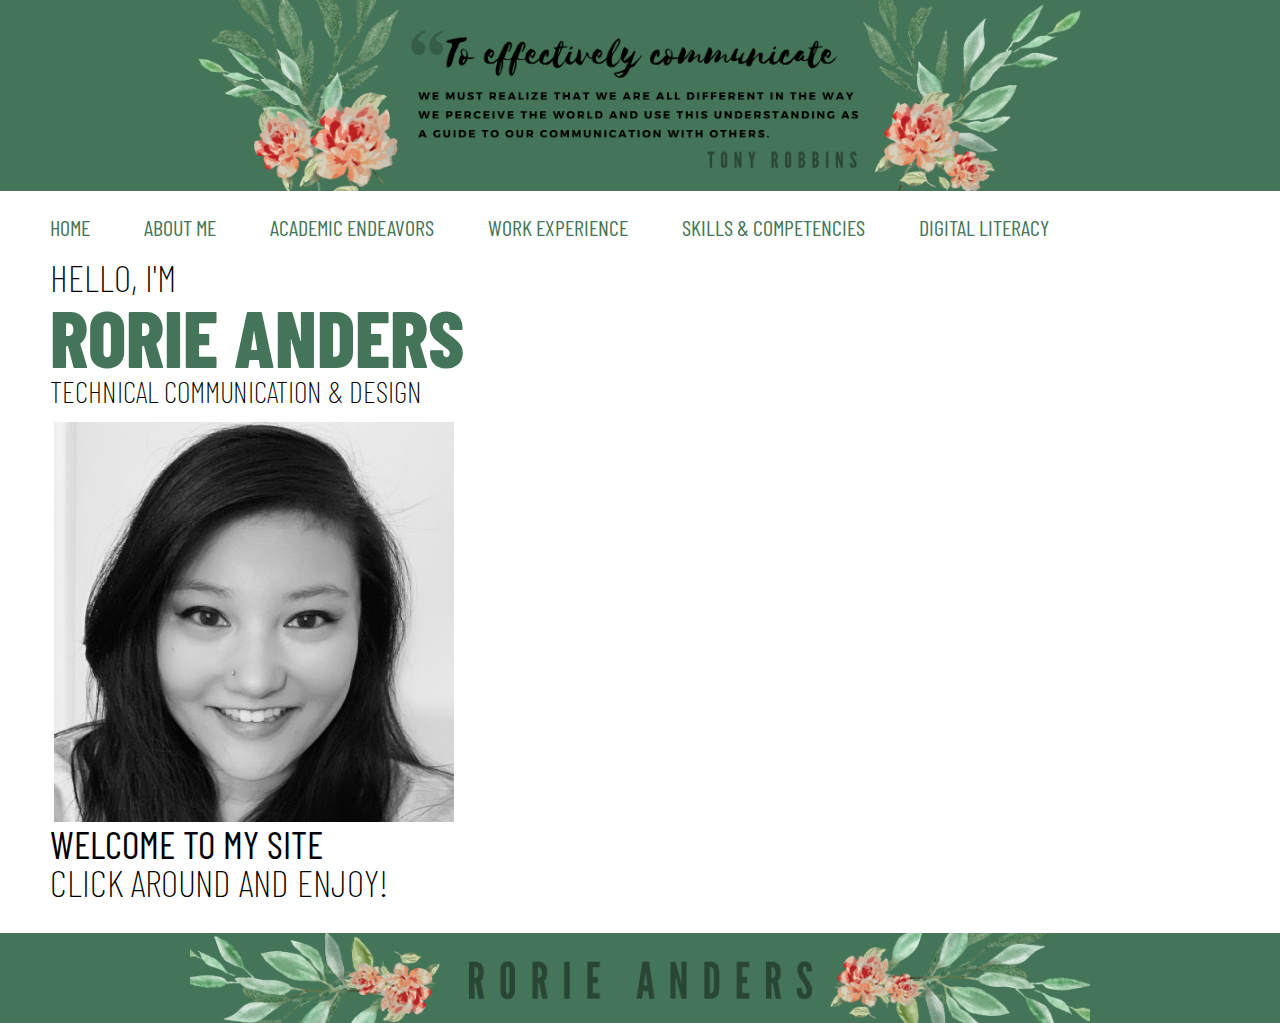
<file: index.html>
<!DOCTYPE html>
<html lang="en" dir="ltr">
  <head>
    <meta charset="utf-8">
      <link href="https://fonts.googleapis.com/css2?family=Barlow+Condensed:wght@100;200;300;400;500;600;700;800;900&display=swap" rel="stylesheet">
      <link rel="stylesheet" href="styles/style.css">
    <title>Rorie Anders Portfolio</title>
  </head>

<header><p style="background-color: #457558"><img src="images/banner.png" alt="Tony Robbins Quote" class="banner"</p></header>

<div class="container">
  <nav>
<ul>
  <li><a href="index.html">HOME</a></li>
  <li><a href="about-me.html">ABOUT ME</a></li>
  <li><a href="academic-endeavors.html">ACADEMIC ENDEAVORS</a></li>
  <li><a href="work.html">WORK EXPERIENCE</a></li>
  <li><a href="skills-and-comp.html">SKILLS & COMPETENCIES</a></li>
  <li><a href="digital-literacy.html">DIGITAL LITERACY</a></li>
  </ul>
  </nav>
</div>

<body>
  <div class="introduction"><br />
    <h2 style="top-margin: 100px;"">HELLO, I'M</h2>
    <h1 style="color:#457558";>RORIE ANDERS</h1>
    <h2 style="font-size: 30px">TECHNICAL COMMUNICATION & DESIGN</h2>
</div><br />

<img src="images/rorie-headshot.jfif" alt="Rorie Anders Headshot" class="headshot"

<div class="welcome">
<br />

<div>
<h2 style="font-weight: 400;">WELCOME TO MY SITE</h2>
<h2>CLICK AROUND AND ENJOY!</h2>
</div><br /><br />

<div class="footer"><p style="background-color: #457558"><img src="images/banner2.png" alt="Tony Robbins Quote" class="banner"</p></div>

</body>
</html>
</file>
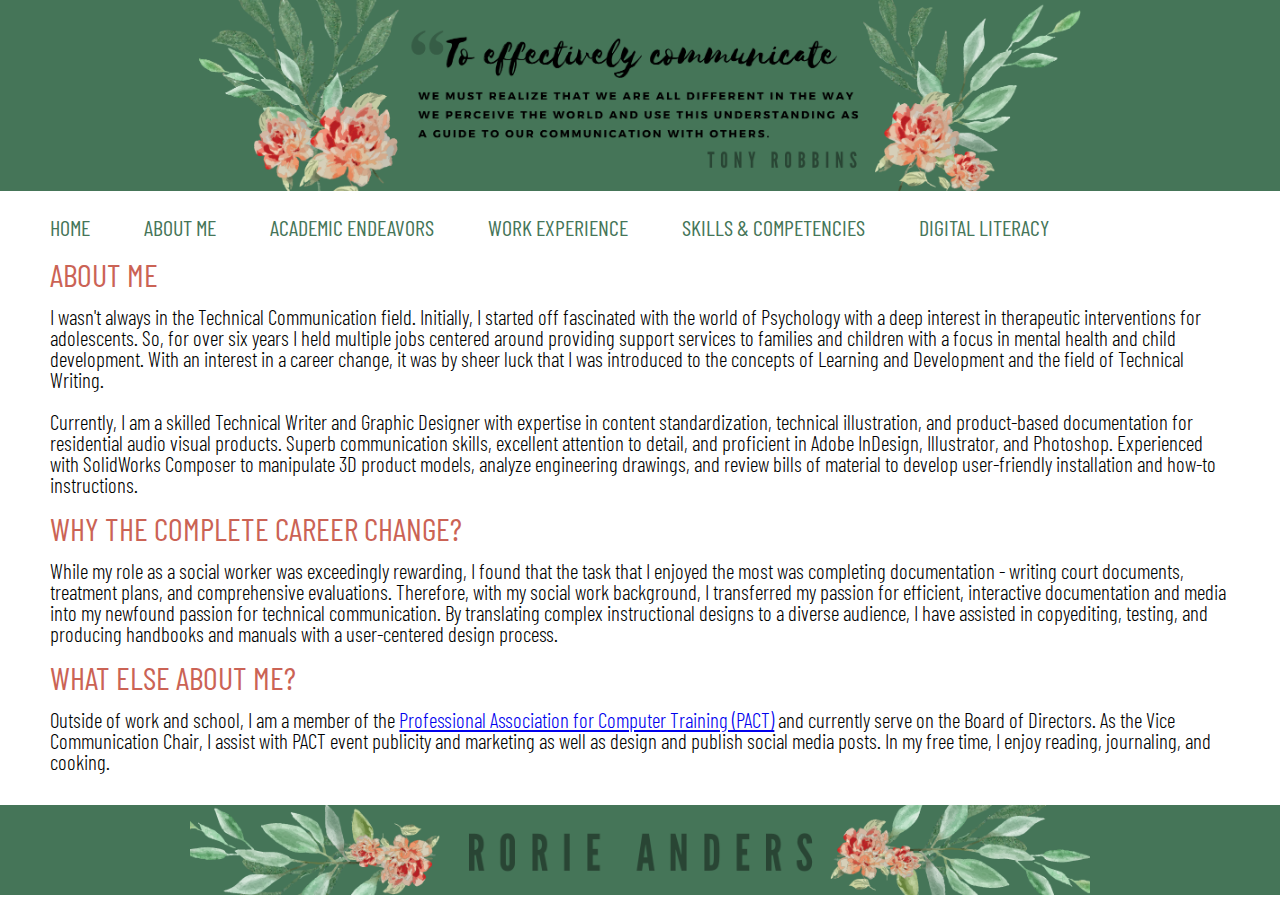
<file: about-me.html>
<!DOCTYPE html>
<html lang="en" dir="ltr">
  <head>
    <meta charset="utf-8">
      <link href="https://fonts.googleapis.com/css2?family=Barlow+Condensed:wght@100;200;300;400;500;600;700;800;900&display=swap" rel="stylesheet">
      <link rel="stylesheet" href="styles/style.css">
    <title>Rorie Anders Portfolio</title>
  </head>

<header><p style="background-color: #457558"><img src="images/banner.png" alt="Tony Robbins Quote" class="banner"</p></header>

<div class="container">
  <nav>
<ul>
  <li><a href="index.html">HOME</a></li>
  <li><a href="about-me.html">ABOUT ME</a></li>
  <li><a href="academic-endeavors.html">ACADEMIC ENDEAVORS</a></li>
  <li><a href="work.html">WORK EXPERIENCE</a></li>
  <li><a href="skills-and-comp.html">SKILLS & COMPETENCIES</a></li>
  <li><a href="digital-literacy.html">DIGITAL LITERACY</a></li>
</ul>


  </nav>

</div>

<body>

<div><br />
  <h3>ABOUT ME</h3><br />
    <p style="display:inline-block; margin-left: 2.4em; margin-right: 2.3em">
      I wasn't always in the Technical Communication field. Initially, I started off fascinated with the world of Psychology with a deep interest in therapeutic interventions for adolescents. So, for over six years I held multiple jobs centered around providing support services to families and children with a focus in mental health and child development. With an interest in a career change, it was by sheer luck that I was introduced to the concepts of Learning and Development and the field of Technical Writing.<br />

      <br />Currently, I am a skilled Technical Writer and Graphic Designer with expertise in content standardization, technical illustration, and product-based documentation for residential audio visual products. Superb communication skills, excellent attention to detail, and proficient in Adobe InDesign, Illustrator, and Photoshop.  Experienced with SolidWorks Composer to manipulate 3D product models, analyze engineering drawings, and review bills of material to develop user-friendly installation and how-to instructions.</p><br/>
</div><br />


  <div>
    <h3>WHY THE COMPLETE CAREER CHANGE?</h3><br />
      <p style="display:inline-block; margin-left: 2.4em; margin-right: 2.4em;">
        While my role as a social worker was exceedingly rewarding, I found that the task that I enjoyed the most was completing documentation - writing court documents, treatment plans, and comprehensive evaluations. Therefore, with my social work background, I transferred my passion for efficient, interactive documentation and media into my newfound passion for technical communication. By translating complex instructional designs to a diverse audience, I have assisted in copyediting, testing, and producing handbooks and manuals with a user-centered design process.</p><br />
 </div><br />

 <div>
      <h3>WHAT ELSE ABOUT ME?</h3><br />
        <p style="display:inline-block; margin-left: 2.4em; margin-right: 2.4em">
          Outside of work and school, I am a member of the <a href="https://pactmn.org/">Professional Association for Computer Training (PACT)</a> and currently serve on the Board of Directors. As the Vice Communication Chair, I assist with PACT event publicity and marketing as well as design and publish social media posts. In my free time, I enjoy reading, journaling, and cooking.</p>
 </div><br />
<br/>

<div class="footer"><p style="background-color: #457558"><img src="images/banner2.png" alt="Tony Robbins Quote" class="banner"</p></div>
  </body>
</html>
</file>
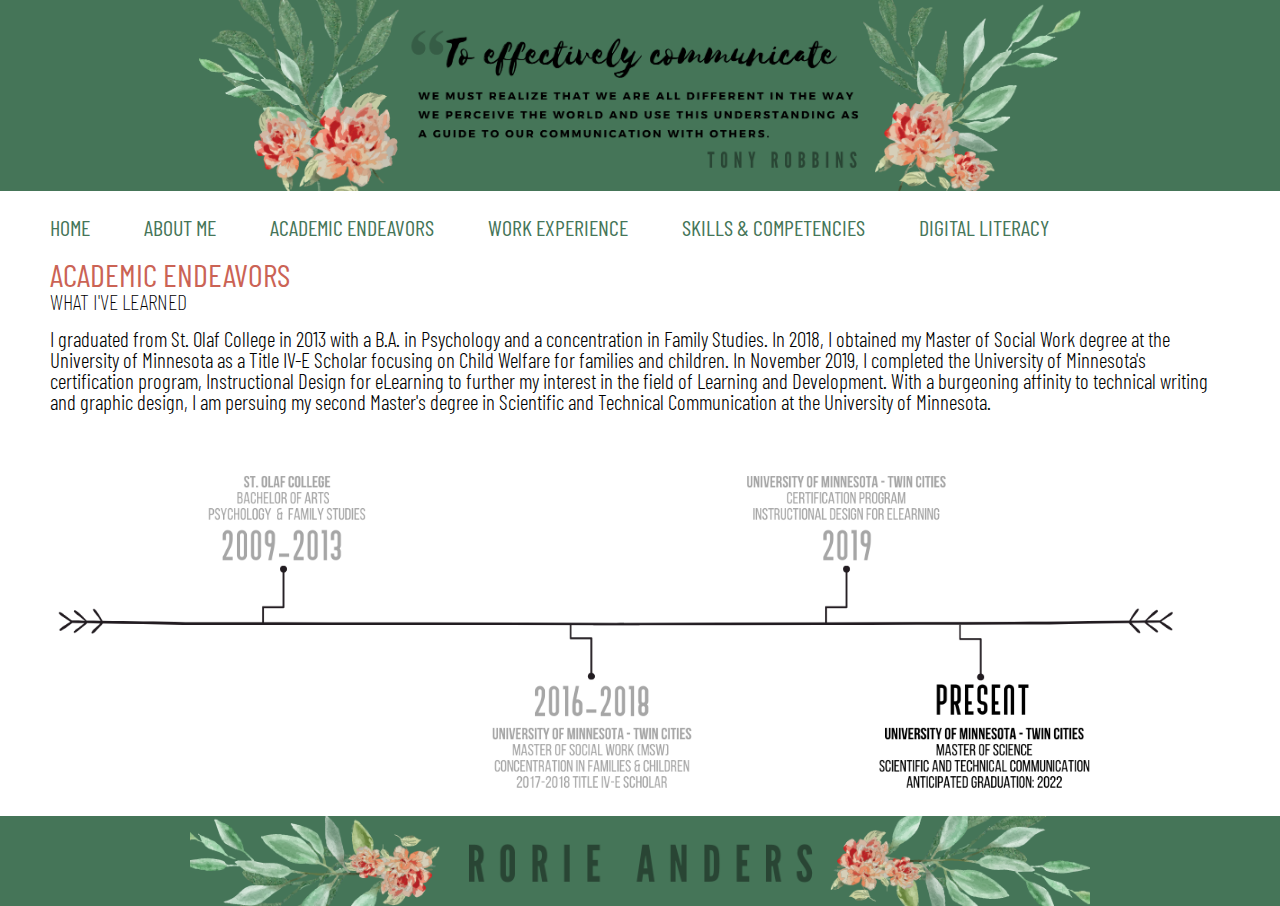
<file: academic-endeavors.html>
<!DOCTYPE html>
<html lang="en" dir="ltr">
  <head>
    <meta charset="utf-8">
      <link href="https://fonts.googleapis.com/css2?family=Barlow+Condensed:wght@100;200;300;400;500;600;700;800;900&display=swap" rel="stylesheet">
      <link rel="stylesheet" href="styles/style.css">
    <title>Rorie Anders Portfolio</title>
  </head>

<header><p style="background-color: #457558"><img src="images/banner.png" alt="Tony Robbins Quote" class="banner"</p></header>

<div class="container">
  <nav>
<ul>
  <li><a href="index.html">HOME</a></li>
  <li><a href="about-me.html">ABOUT ME</a></li>
  <li><a href="academic-endeavors.html">ACADEMIC ENDEAVORS</a></li>
  <li><a href="work.html">WORK EXPERIENCE</a></li>
  <li><a href="skills-and-comp.html">SKILLS & COMPETENCIES</a></li>
  <li><a href="digital-literacy.html">DIGITAL LITERACY</a></li>
</ul>


  </nav>

</div>

<body>

<div><br />
  <h3>ACADEMIC ENDEAVORS</h3>
  <h2 style="font-size: 22px;">WHAT I'VE LEARNED</h2><br />
    <p style="display:inline-block; margin-left: 2.4em; margin-right: 2.4em">
        I graduated from St. Olaf College in 2013 with a B.A. in Psychology and a concentration in Family Studies. In 2018, I obtained my Master of Social Work degree at the University of Minnesota as a Title IV-E Scholar focusing on Child Welfare for families and children. In November 2019, I completed the University of Minnesota's certification program, Instructional Design for eLearning to further my interest in the field of Learning and Development. With a burgeoning affinity to technical writing and graphic design, I am persuing my second Master's degree in Scientific and Technical Communication at the University of Minnesota.</p><br />
        </div><br />

<img src="images/academic-timeline.png" alt="Academic Timeline" class="photo"><br />

  <div class="footer"><p style="background-color: #457558"><img src="images/banner2.png" alt="Tony Robbins Quote" class="banner"</p></div>
  </body>
</html>
</file>
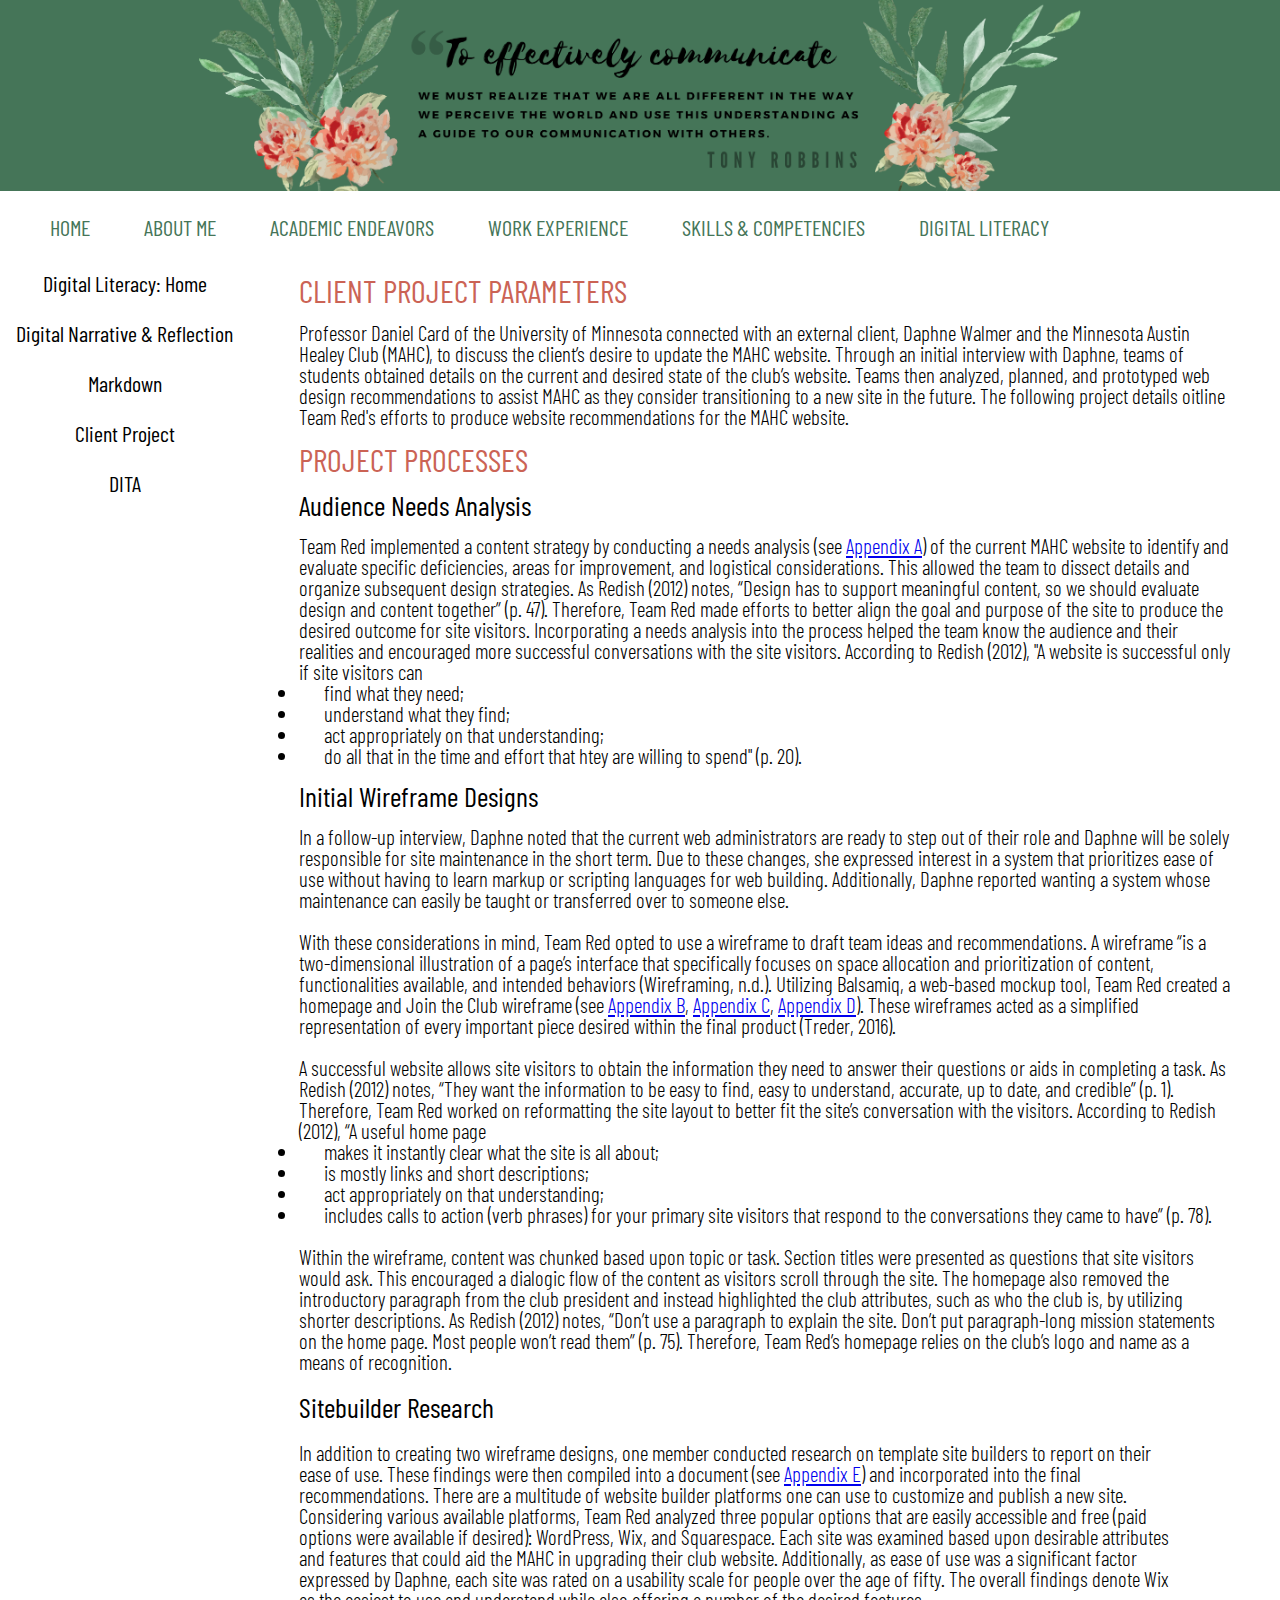
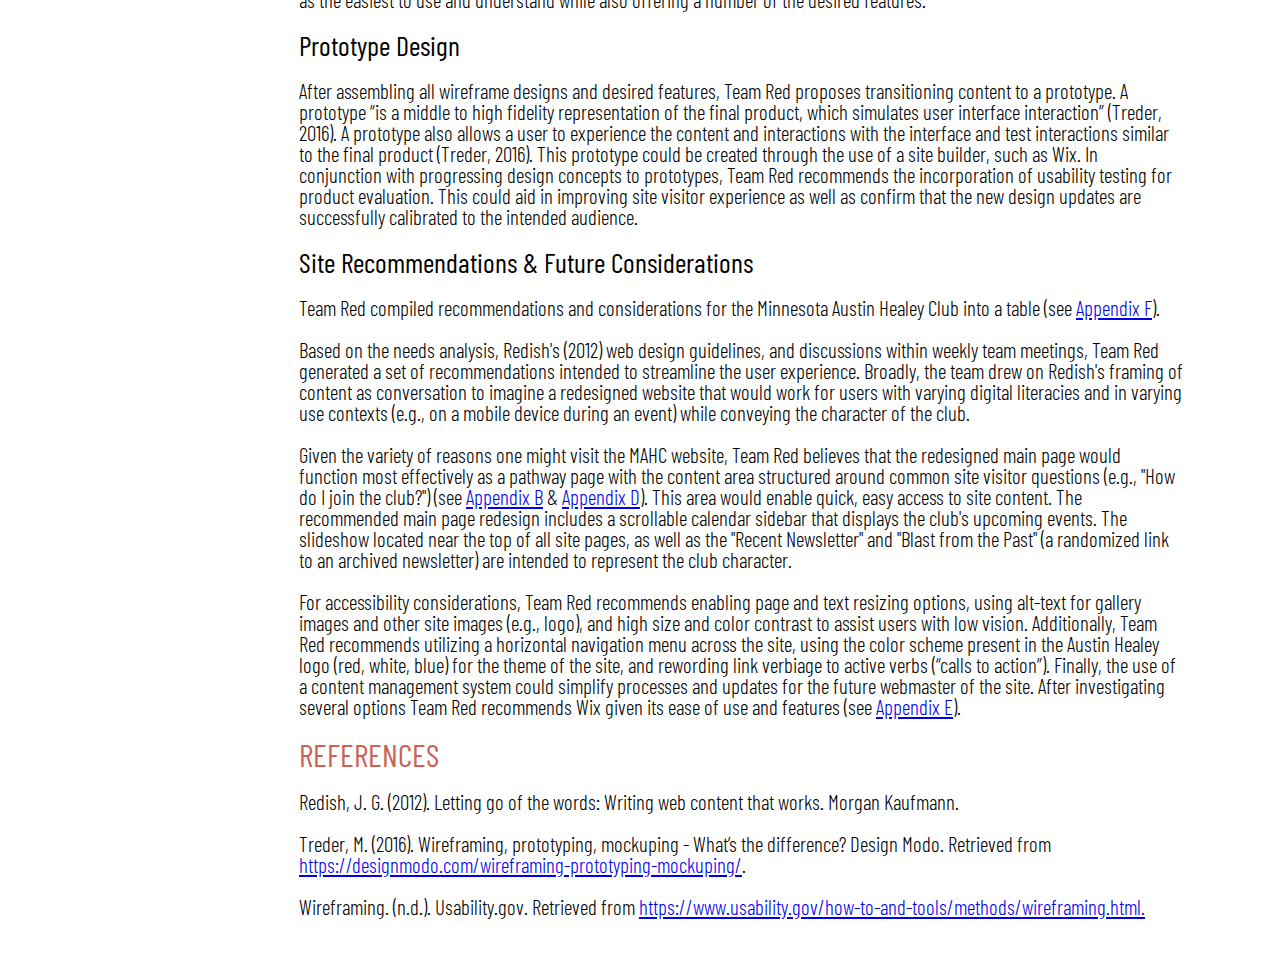
<file: client-project.html>
<!DOCTYPE html>
<html lang="en" dir="ltr">
  <head>
    <meta charset="utf-8">
    <link href="https://fonts.googleapis.com/css2?family=Barlow+Condensed:wght@100;200;300;400;500;600;700;800;900&display=swap" rel="stylesheet">
    <link rel="stylesheet" href="styles/digital-style.css">
    <title>Rorie Anders Portfolio</title>
  </head>

<header><p style="background-color: #457558"><img src="images/banner.png" alt="Tony Robbins Quote" class="banner"</p></header>

<div class="container">
  <nav>
<ul>
  <li><a href="index.html">HOME</a></li>
  <li><a href="about-me.html">ABOUT ME</a></li>
  <li><a href="academic-endeavors.html">ACADEMIC ENDEAVORS</a></li>
  <li><a href="work.html">WORK EXPERIENCE</a></li>
  <li><a href="skills-and-comp.html">SKILLS & COMPETENCIES</a></li>
  <li><a href="digital-literacy.html">DIGITAL LITERACY</a></li>
</ul>
  </nav>
</div>

<body>

<div><br />
<div class="subnav" style="padding-bottom: 2000px;padding-right: 50px;">
    <nav>
        <ul2>
            <li2><a href="digital-literacy.html">Digital Literacy: Home</a></li2>
            <li2><a href="digital-literacy.html">Digital Narrative & Reflection</a></li2>
            <li2><a href="markdown.html">Markdown</a></li2>
            <li2><a href="client-project.html">Client Project</a></li2>
            <li2><a href="dita.html">DITA</a></li2>
        </ul2>
      </nav>
    </div>
</body>

<body>
  <br />
<h3 style="text-indent: 0px;">CLIENT PROJECT PARAMETERS</h3><br />
<p2 style="margin-left: 0em; margin-right: 2.3em">Professor Daniel Card of the University of Minnesota connected with an external client, Daphne Walmer and the Minnesota Austin Healey Club (MAHC), to discuss the client’s desire to update the MAHC website. Through an initial interview with Daphne, teams of students obtained details on the current and desired state of the club’s website. Teams then analyzed, planned, and prototyped web design recommendations to assist MAHC as they consider transitioning to a new site in the future. The following project details oitline Team Red's efforts to produce website recommendations for the MAHC website.</p2>
<br />

<h3 style="text-indent: 0px;">PROJECT PROCESSES</h3><br />
<h3 style="text-indent: 0px; color: black; font-size: 28px;">Audience Needs Analysis</h3><br />
<p2 style="margin-left: 0em; margin-right: 2.3em">Team Red implemented a content strategy by conducting a needs analysis (see <a href="resources/NeedsAnalysis.pdf">Appendix A</a>) of the current MAHC website to identify and evaluate specific deficiencies, areas for improvement, and logistical considerations. This allowed the team to dissect details and organize subsequent design strategies. As Redish (2012) notes, “Design has to support meaningful content, so we should evaluate design and content together” (p. 47). Therefore, Team Red made efforts to better align the goal and purpose of the site to produce the desired outcome for site visitors. Incorporating a needs analysis into the process helped the team know the audience and their realities and encouraged more successful conversations with the site visitors. According to Redish (2012), "A website is successful only if site visitors can
     <ul3 style="text-indent: 25px; margin-left: 2em;">
         <li>find what they need;</li>
         <li>understand what they find;</li>
         <li>act appropriately on that understanding;</li>
         <li>do all that in the time and effort that htey are willing to spend" (p. 20).</li>
     </ul3>
</p2><br />

<h3 style="text-indent: 0px; color: black; font-size: 28px;">Initial Wireframe Designs</h3><br />
<p2 style="margin-left: 0em; margin-right: 2.3em">In a follow-up interview, Daphne noted that the current web administrators are ready to step out of their role and Daphne will be solely responsible for site maintenance in the short term. Due to these changes, she expressed interest in a system that prioritizes ease of use without having to learn markup or scripting languages for web building. Additionally, Daphne reported wanting a system whose maintenance can easily be taught or transferred over to someone else.<br /><br />

With these considerations in mind, Team Red opted to use a wireframe to draft team ideas and recommendations. A wireframe “is a two-dimensional illustration of a page’s interface that specifically focuses on space allocation and prioritization of content, functionalities available, and intended behaviors (Wireframing, n.d.). Utilizing Balsamiq, a web-based mockup tool, Team Red created a homepage and Join the Club wireframe (see <a href="resources/wireframev2.png">Appendix B</a>, <a href="resources/wireframe.png">Appendix C</a>, <a href="resources/MAHC-Mobile.png">Appendix D</a>). These wireframes acted as a simplified representation of every important piece desired within the final product (Treder, 2016).<br /><br />

A successful website allows site visitors to obtain the information they need to answer their questions or aids in completing a task. As Redish (2012) notes, “They want the information to be easy to find, easy to understand, accurate, up to date, and credible” (p. 1). Therefore, Team Red worked on reformatting the site layout to better fit the site’s conversation with the visitors. According to Redish (2012), “A useful home page
<ul3 style="text-indent: 25px; margin-left: 2em;">
    <li>makes it instantly clear what the site is all about;</li>
    <li>is mostly links and short descriptions;</li>
    <li>act appropriately on that understanding;</li>
    <li>includes calls to action (verb phrases) for your primary site visitors that respond to the conversations they came to have” (p. 78).</li>
</ul3><br />

Within the wireframe, content was chunked based upon topic or task. Section titles were presented as questions that site visitors would ask. This encouraged a dialogic flow of the content
as visitors scroll through the site. The homepage also removed the introductory paragraph from the club president and instead highlighted the club attributes, such as who the club is, by utilizing shorter descriptions. As Redish (2012) notes, “Don’t use a paragraph to explain the site. Don’t put paragraph-long mission statements on the home page. Most people won’t read them” (p. 75). Therefore, Team Red’s homepage relies on the club’s logo and name as a means of recognition.<br /><br />

<h3 style="text-indent: 0px; color: black; font-size: 28px;">Sitebuilder Research</h3><br />
<p2 style="margin-left: 0em; margin-right: 2.3em">In addition to creating two wireframe designs, one member conducted research on template site builders to report on their ease of use. These findings were then compiled into a document (see <a href="resources/Site-Research.pdf">Appendix E</a>) and incorporated into the final recommendations.
There are a multitude of website builder platforms one can use to customize and publish a new site. Considering various available platforms, Team Red analyzed three popular options that are easily accessible and free (paid options were available if desired): WordPress, Wix, and Squarespace. Each site was examined based upon desirable attributes and features that could aid the MAHC in upgrading their club website. Additionally, as ease of use was a significant factor expressed by Daphne, each site was rated on a usability scale for people over the age of fifty. The overall findings denote Wix as the easiest to use and understand while also offering a number of the desired features.</p2><br />

<h3 style="text-indent: 0px; color: black; font-size: 28px;">Prototype Design</h3><br />
<p2 style="margin-left: 0em; margin-right: 2.3em">After assembling all wireframe designs and desired features, Team Red proposes transitioning content to a prototype. A prototype “is a middle to high fidelity representation of the final product, which simulates user interface interaction” (Treder, 2016). A prototype also allows a user to experience the content and interactions with the interface and test interactions similar to the final product (Treder, 2016). This prototype could be created through the use of a site builder, such as Wix. In conjunction with progressing design concepts to prototypes, Team Red recommends the incorporation of usability testing for product evaluation. This could aid in improving site visitor experience as well as confirm that the new design updates are successfully calibrated to the intended audience.</p2><br />

<h3 style="text-indent: 0px; color: black; font-size: 28px;">Site Recommendations & Future Considerations</h3><br />
<p2 style="margin-left: 0em; margin-right: 2.3em">Team Red compiled recommendations and considerations for the Minnesota Austin Healey Club into a table (see <a href="resources/MAHC-Recommendations.pdf">Appendix F</a>).<br /><br />

Based on the needs analysis, Redish's (2012) web design guidelines, and discussions within weekly team meetings, Team Red generated a set of recommendations intended to streamline the user experience. Broadly, the team drew on Redish's framing of content as conversation to imagine a redesigned website that would work for users with varying digital literacies and in varying use contexts (e.g., on a mobile device during an event) while conveying the character of the club.<br /><br />

Given the variety of reasons one might visit the MAHC website, Team Red believes that the redesigned main page would function most effectively as a pathway page with the content area structured around common site visitor questions (e.g., "How do I join the club?") (see <a href="resources/wireframev2.png">Appendix B</a> & <a href="resources/MAHC-Mobile.png">Appendix D</a>). This area would enable quick, easy access to site content. The recommended main page redesign includes a scrollable calendar sidebar that displays the club's upcoming events. The slideshow located near the top of all site pages, as well as the "Recent Newsletter" and "Blast from the Past" (a randomized link to an archived newsletter) are intended to represent the club character.<br /><br />

For accessibility considerations, Team Red recommends enabling page and text resizing options, using alt-text for gallery images and other site images (e.g., logo), and high size and color contrast to assist users with low vision. Additionally, Team Red recommends utilizing a horizontal navigation menu across the site, using the color scheme present in the Austin Healey logo (red, white, blue) for the theme of the site, and rewording link verbiage to active verbs (“calls to action”). Finally, the use of a content management system could simplify processes and updates for the future webmaster of the site. After investigating several options Team Red recommends Wix given its ease of use and features (see <a href="resources/Site-Research.pdf">Appendix E</a>).<br /><br />
</p2>

<h3 style="text-indent: 0px;">REFERENCES</h3><br />
<p2 style="margin-left: 0em; margin-right: 2.3em">Redish, J. G. (2012). Letting go of the words: Writing web content that works. Morgan Kaufmann.<br /><br />
Treder, M. (2016). Wireframing, prototyping, mockuping - What’s the difference? Design Modo. Retrieved from <a href="https://designmodo.com/wireframing-prototyping-mockuping/">https://designmodo.com/wireframing-prototyping-mockuping/</a>. <br /><br />Wireframing. (n.d.). Usability.gov. Retrieved from <a href="https://www.usability.gov/how-to-and-tools/methods/wireframing.html">https://www.usability.gov/how-to-and-tools/methods/wireframing.html.</a> </p2><br /><br />

</body>

</html>
</file>
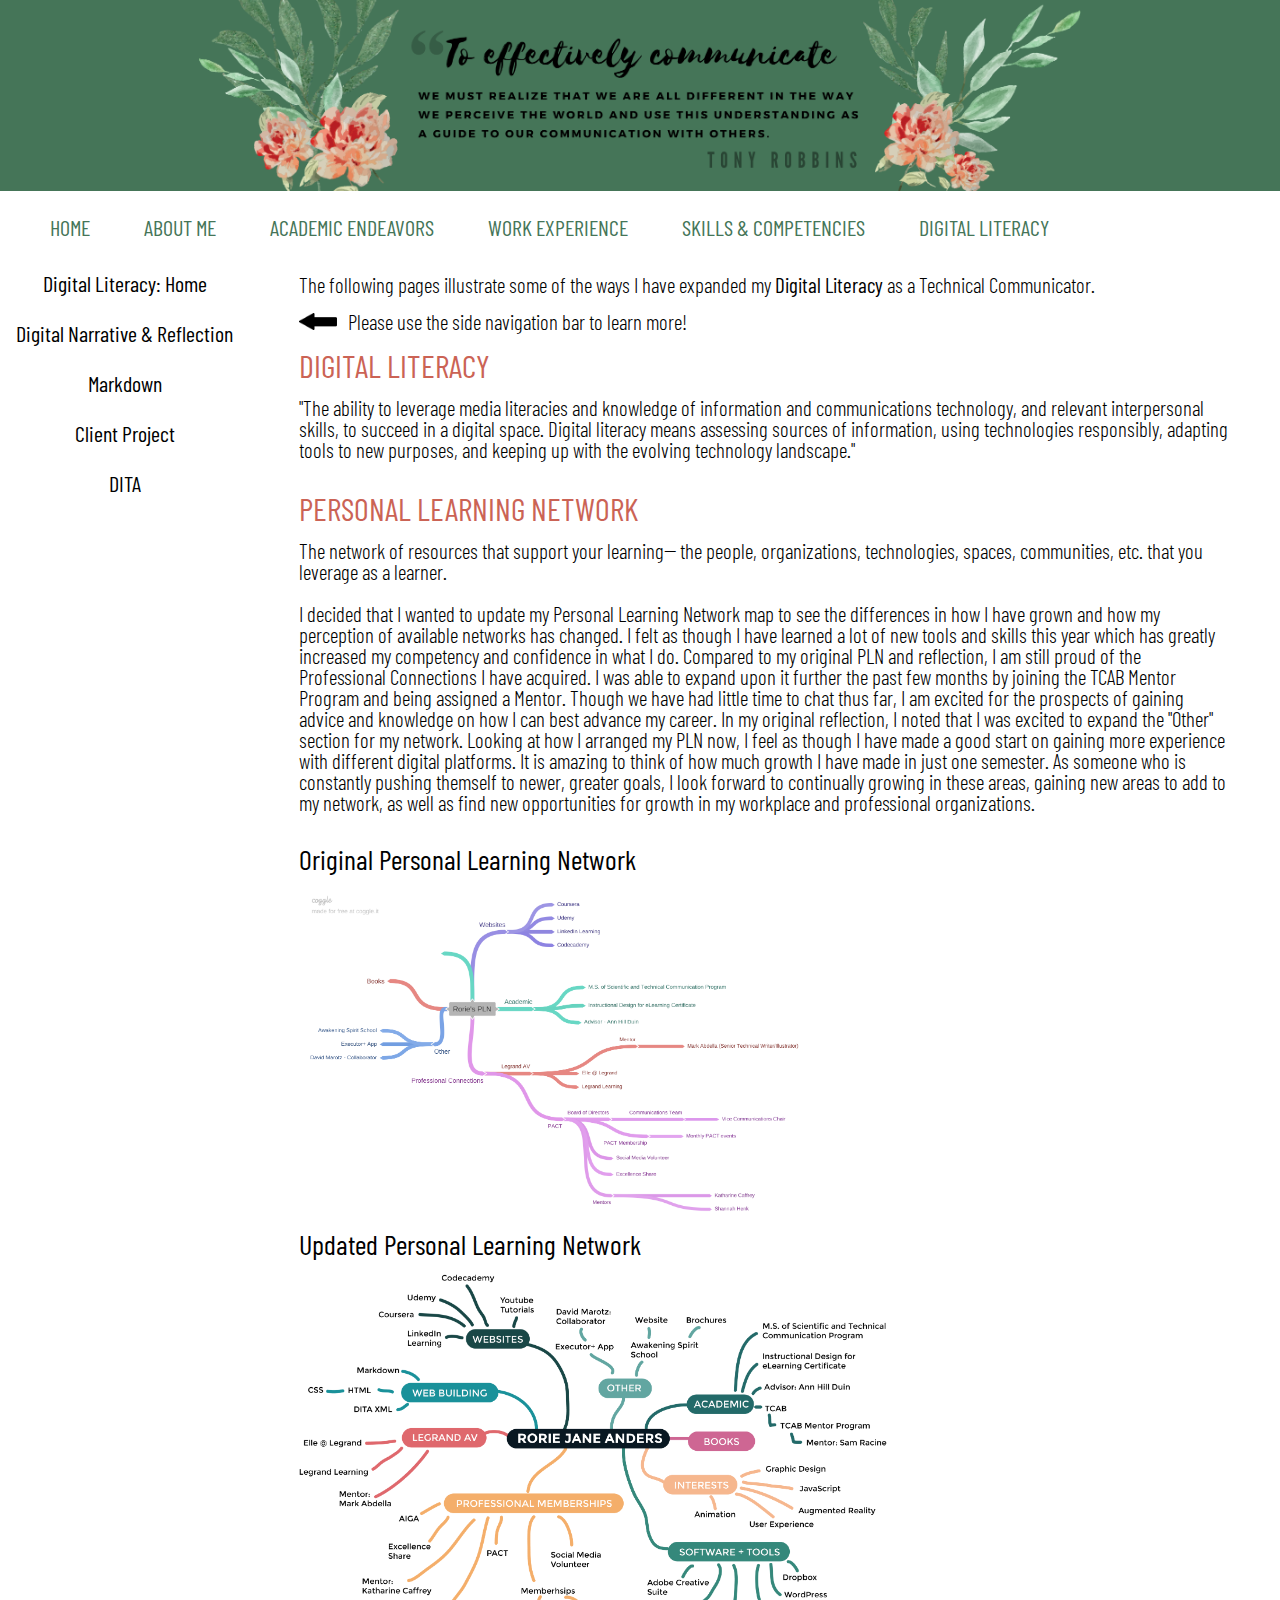
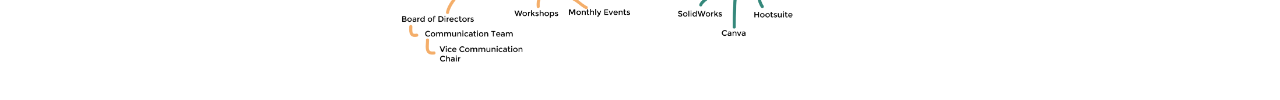
<file: digital-literacy.html>
<!DOCTYPE html>
<html lang="en" dir="ltr">
  <head>
    <meta charset="utf-8">
    <link href="https://fonts.googleapis.com/css2?family=Barlow+Condensed:wght@100;200;300;400;500;600;700;800;900&display=swap" rel="stylesheet">
    <link rel="stylesheet" href="styles/digital-style.css">
    <title>Rorie Anders Portfolio</title>
  </head>

<header><p style="background-color: #457558"><img src="images/banner.png" alt="Tony Robbins Quote" class="banner"</p></header>

<div class="container">
  <nav>
<ul>
  <li><a href="index.html">HOME</a></li>
  <li><a href="about-me.html">ABOUT ME</a></li>
  <li><a href="academic-endeavors.html">ACADEMIC ENDEAVORS</a></li>
  <li><a href="work.html">WORK EXPERIENCE</a></li>
  <li><a href="skills-and-comp.html">SKILLS & COMPETENCIES</a></li>
  <li><a href="digital-literacy.html">DIGITAL LITERACY</a></li>
</ul>
  </nav>
</div>

<body>

<div><br />
<div class="subnav">
    <nav>
        <ul2>
            <li2><a href="digital-literacy.html">Digital Literacy: Home</a></li2>
            <li2><a href="digital-narrative.html">Digital Narrative & Reflection</a></li2>
            <li2><a href="markdown.html">Markdown</a></li2>
            <li2><a href="client-project.html">Client Project</a></li2>
            <li2><a href="dita.html">DITA</a></li2>
        </ul2>
      </nav>
    </div>
</body>

<body>
<div class="container2">
  <br />
<p2 style="margin-left: 0em; margin-right: 2.3em">The following pages illustrate some of the ways I have expanded my <b>Digital Literacy</b> as a Technical Communicator.</p2><br />
<img src="images/Arrow.png" class="Arrow" style="display:inline" alt="Arrow"><p2 style="display: inline; margin-left: .5em">Please use the side navigation bar to learn more!</p2><br />
<br />


<h3 style="text-indent: 0px;">DIGITAL LITERACY</h3><br />
<p2 style="margin-left: 0em; margin-right: 50px">"The ability to leverage media literacies and knowledge of information and communications technology, and relevant interpersonal skills, to succeed in a digital space. Digital literacy means assessing sources of information, using technologies responsibly, adapting tools to new purposes, and keeping up with the evolving technology landscape."</p2>
<br /><br />

<div class="container2">
<h3 style="text-indent: 0px;">PERSONAL LEARNING NETWORK</h3><br />
<p2 style="margin-left: 0em; margin-right: 2.5em;">The network of resources that support your learning-- the people, organizations, technologies, spaces, communities, etc. that you leverage as a learner. <br /><br />I decided that I wanted to update my Personal Learning Network map to see the differences in how I have grown and how my perception of available networks has changed. I felt as though I have learned a lot of new tools and skills this year which has greatly increased my competency and confidence in what I do. Compared to my original PLN and reflection, I am still proud of the Professional Connections I have acquired. I was able to expand upon it further the past few months by joining the TCAB Mentor Program and being assigned a Mentor. Though we have had little time to chat thus far, I am excited for the prospects of gaining advice and knowledge on how I can best advance my career. In my original reflection, I noted that I was excited to expand the "Other" section for my network. Looking at how I arranged my PLN now, I feel as though I have made a good start on gaining more experience with different digital platforms. It is amazing to think of how much growth I have made in just one semester. As someone who is constantly pushing themself to newer, greater goals, I look forward to continually growing in these areas, gaining new areas to add to my network, as well as find new opportunities for growth in my workplace and professional organizations.</p2>
<br /><br />

<h3 style="text-indent: 0px; color: black; font-size: 28px">Original Personal Learning Network</h3><br />
<img src="images/OldPLN.png" class="OldPLN" alt="Original Personal Learning Network"><br />

<h3 style="text-indent: 0px; color: black; font-size: 28px">Updated Personal Learning Network</h3><br />
<img src="images/PLN.png" class="PLN" alt="Personal Learning Network"></div>

</body>

</html>
</file>
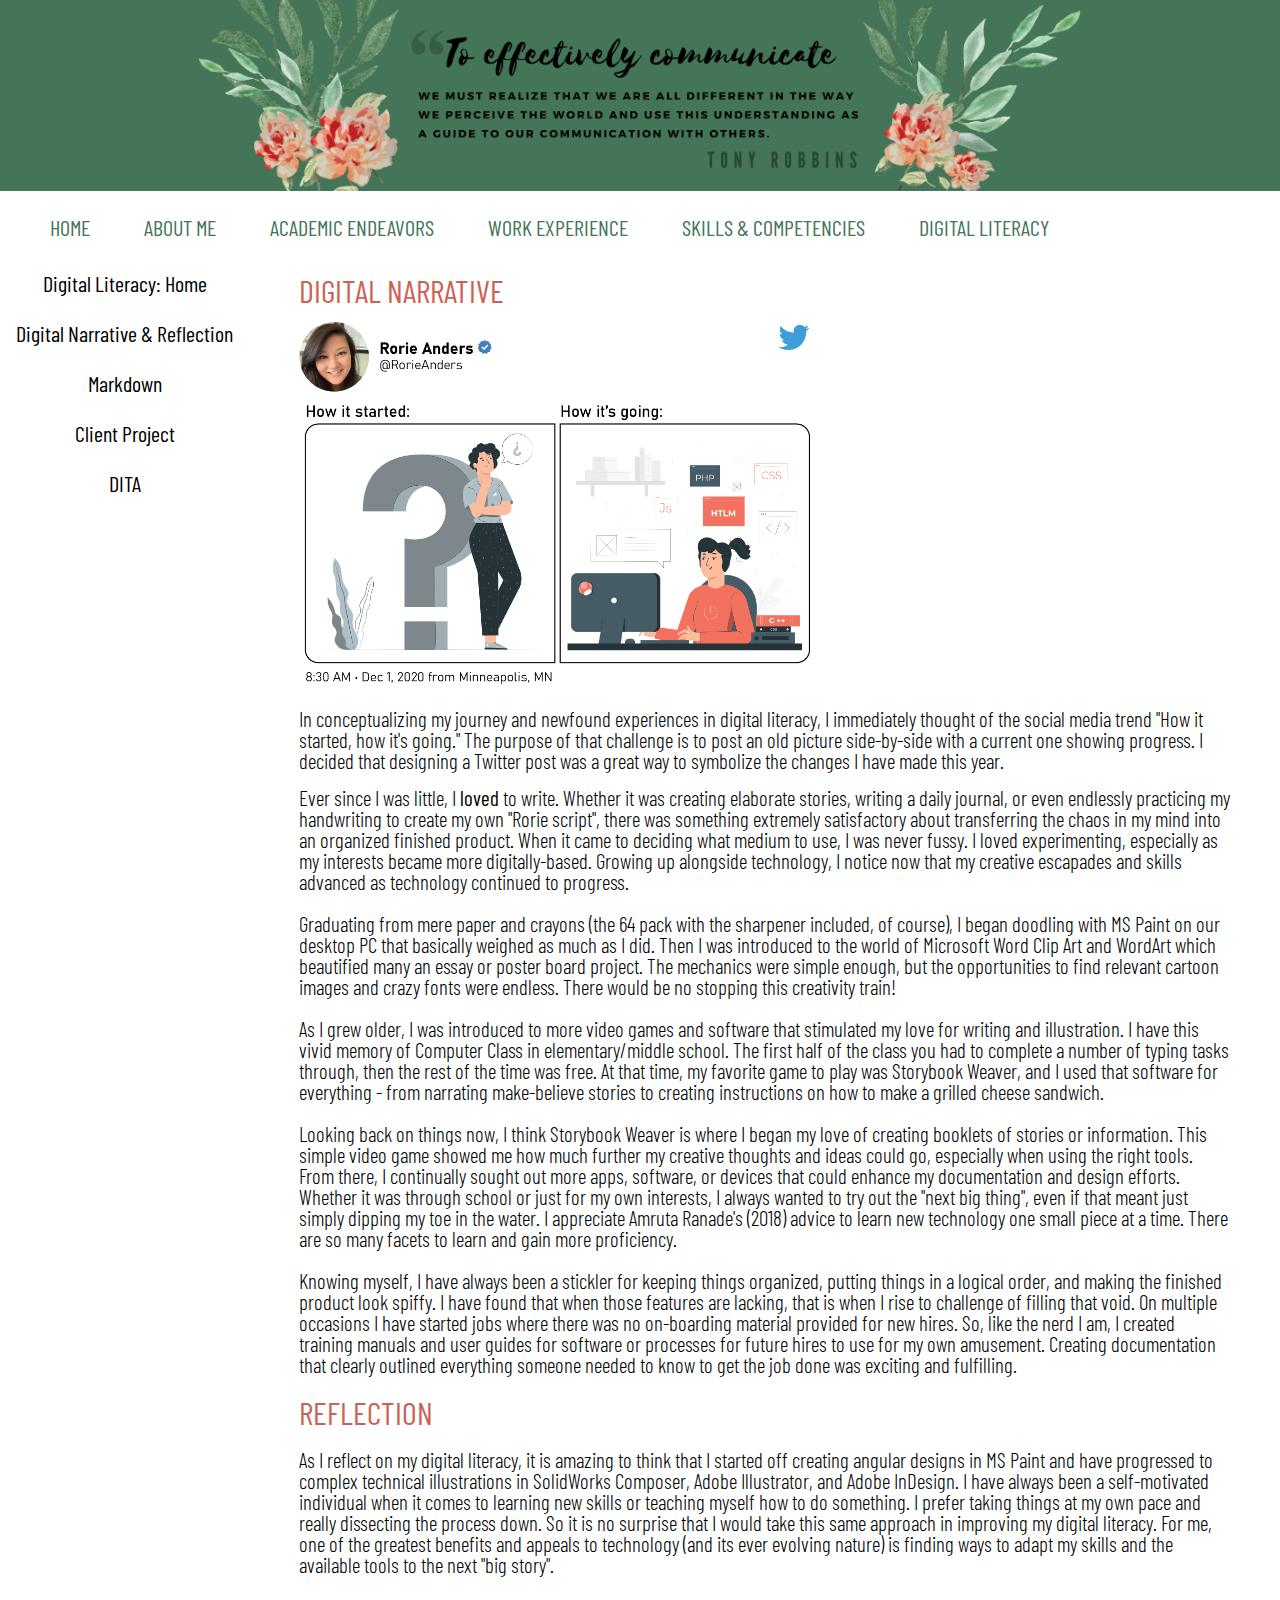
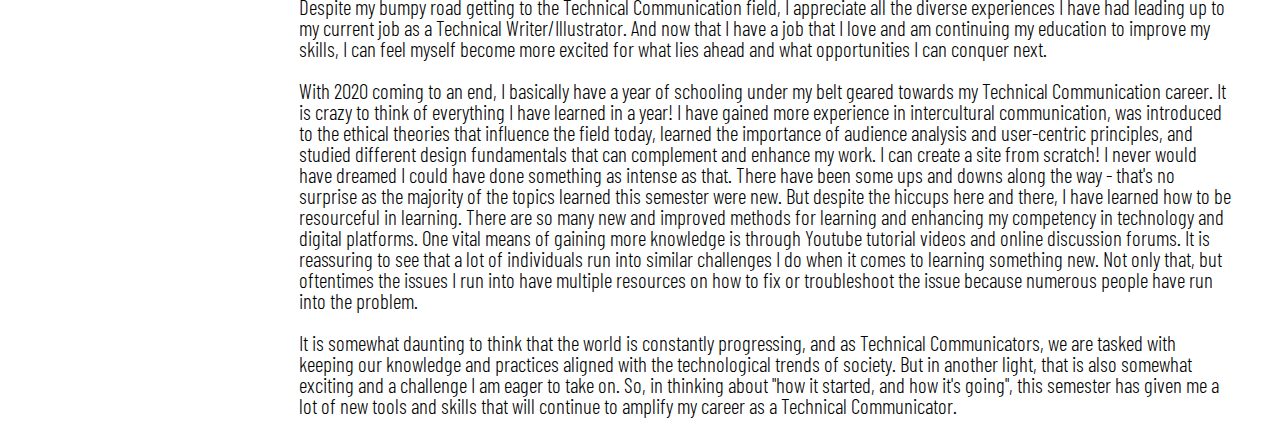
<file: digital-narrative.html>
<!DOCTYPE html>
<html lang="en" dir="ltr">
  <head>
    <meta charset="utf-8">
    <link href="https://fonts.googleapis.com/css2?family=Barlow+Condensed:wght@100;200;300;400;500;600;700;800;900&display=swap" rel="stylesheet">
    <link rel="stylesheet" href="styles/digital-style.css">
    <title>Rorie Anders Portfolio</title>
  </head>

<header><p style="background-color: #457558"><img src="images/banner.png" alt="Tony Robbins Quote" class="banner"</p></header>

<div class="container">
  <nav>
<ul>
  <li><a href="index.html">HOME</a></li>
  <li><a href="about-me.html">ABOUT ME</a></li>
  <li><a href="academic-endeavors.html">ACADEMIC ENDEAVORS</a></li>
  <li><a href="work.html">WORK EXPERIENCE</a></li>
  <li><a href="skills-and-comp.html">SKILLS & COMPETENCIES</a></li>
  <li><a href="digital-literacy.html">DIGITAL LITERACY</a></li>
</ul>
  </nav>
</div>

<body>

<div><br />
<div class="subnav" style="padding-bottom: 1500px;padding-right: 50px;">
    <nav>
        <ul2>
            <li2><a href="digital-literacy.html">Digital Literacy: Home</a></li2>
            <li2><a href="digital-narrative.html">Digital Narrative & Reflection</a></li2>
            <li2><a href="markdown.html">Markdown</a></li2>
            <li2><a href="client-project.html">Client Project</a></li2>
            <li2><a href="dita.html">DITA</a></li2>
        </ul2>
      </nav>
    </div>
</body>

<body>
  <br />
  <h3 style="text-indent: 0px;">DIGITAL NARRATIVE</h3><br />

<img src="images/TwitterPost.png" style="max-width: 40%;" class="TwitterPost" alt="Twitter Post"><br /><br />

  <p2 style="margin-left: 0em; margin-right: 2.3em">In conceptualizing my journey and newfound experiences in digital literacy, I immediately thought of the social media trend "How it started, how it's going." The purpose of that challenge is to post an old picture side-by-side with a current one showing progress. I decided that designing a Twitter post was a great way to symbolize the changes I have made this year.</p2>

  <br />

  <p2 style= "margin-left: 0em; margin-right: 2.3em">Ever since I was little, I <b>loved</b> to write. Whether it was creating elaborate stories, writing a daily journal, or even endlessly practicing my handwriting to create my own "Rorie script", there was something extremely satisfactory about transferring the chaos in my mind into an organized finished product. When it came to deciding what medium to use, I was never fussy. I loved experimenting, especially as my interests became more digitally-based. Growing up alongside technology, I notice now that my creative escapades and skills advanced as technology continued to progress.<br /><br />


  Graduating from mere paper and crayons (the 64 pack with the sharpener included, of course), I began doodling with MS Paint on our desktop PC that basically weighed as much as I did. Then I was introduced to the world of Microsoft Word Clip Art and WordArt which beautified many an essay or poster board project. The mechanics were simple enough, but the opportunities to find relevant cartoon images and crazy fonts were endless. There would be no stopping this creativity train!<br /><br />

  As I grew older, I was introduced to more video games and software that stimulated my love for writing and illustration. I have this vivid memory of Computer Class in elementary/middle school. The first half of the class you had to complete a number of typing tasks through, then the rest of the time was free. At that time, my favorite game to play was Storybook Weaver, and I used that software for everything - from narrating make-believe stories to creating instructions on how to make a grilled cheese sandwich.<br /><br />


  Looking back on things now, I think Storybook Weaver is where I began my love of creating booklets of stories or information. This simple video game showed me how much further my creative thoughts and ideas could go, especially when using the right tools. From there, I continually sought out more apps, software, or devices that could enhance my documentation and design efforts. Whether it was through school or just for my own interests, I always wanted to try out the "next big thing", even if that meant just simply dipping my toe in the water. I appreciate Amruta Ranade's (2018) advice to learn new technology one small piece at a time. There are so many facets to learn and gain more proficiency.<br /><br />

  Knowing myself, I have always been a stickler for keeping things organized, putting things in a logical order, and making the finished product look spiffy. I have found that when those features are lacking, that is when I rise to challenge of filling that void. On multiple occasions I have started jobs where there was no on-boarding material provided for new hires. So, like the nerd I am, I created training manuals and user guides for software or processes for future hires to use for my own amusement. Creating documentation that clearly outlined everything someone needed to know to get the job done was exciting and fulfilling.<br /><br />

<h3 style="text-indent: 0px;">REFLECTION</h3><br />
  As I reflect on my digital literacy, it is amazing to think that I started off creating angular designs in MS Paint and have progressed to complex technical illustrations in SolidWorks Composer, Adobe Illustrator, and Adobe InDesign. I have always been a self-motivated individual when it comes to learning new skills or teaching myself how to do something. I prefer taking things at my own pace and really dissecting the process down. So it is no surprise that I would take this same approach in improving my digital literacy. For me, one of the greatest benefits and appeals to technology (and its ever evolving nature) is finding ways to adapt my skills and the available tools to the next "big story".<br /><br />

  Despite my bumpy road getting to the Technical Communication field, I appreciate all the diverse experiences I have had leading up to my current job as a Technical Writer/Illustrator. And now that I have a job that I love and am continuing my education to improve my skills, I can feel myself become more excited for what lies ahead and what opportunities I can conquer next.<br /><br />

   With 2020 coming to an end, I basically have a year of schooling under my belt geared towards my Technical Communication career. It is crazy to think of everything I have learned in a year! I have gained more experience in intercultural communication, was introduced to the ethical theories that influence the field today, learned the importance of audience analysis and user-centric principles, and studied different design fundamentals that can complement and enhance my work. I can create a site from scratch! I never would have dreamed I could have done something as intense as that. There have been some ups and downs along the way - that's no surprise as the majority of the topics learned this semester were new. But despite the hiccups here and there, I have learned how to be resourceful in learning. There are so many new and improved methods for learning and enhancing my competency in technology and digital platforms. One vital means of gaining more knowledge is through Youtube tutorial videos and online discussion forums. It is reassuring to see that a lot of individuals run into similar challenges I do when it comes to learning something new. Not only that, but oftentimes the issues I run into have multiple resources on how to fix or troubleshoot the issue because numerous people have run into the problem.<br /><br />
    
    It is somewhat daunting to think that the world is constantly progressing, and as Technical Communicators, we are tasked with keeping our knowledge and practices aligned with the technological trends of society. But in another light, that is also somewhat exciting and a challenge I am eager to take on. So, in thinking about "how it started, and how it's going", this semester has given me a lot of new tools and skills that will continue to amplify my career as a Technical Communicator.<br /><br />


</p2>


</body>

</html>
</file>
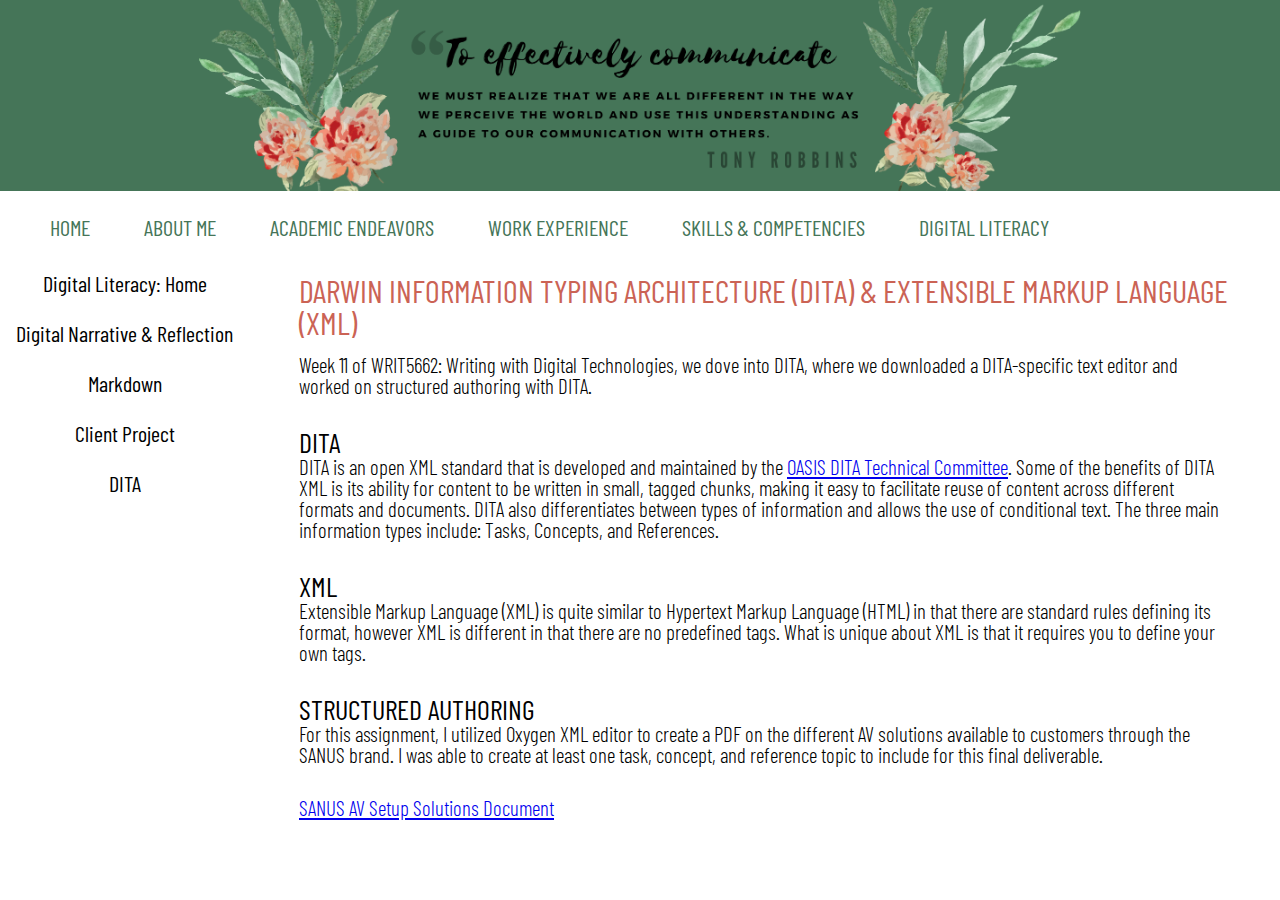
<file: dita.html>
<!DOCTYPE html>
<html lang="en" dir="ltr">
  <head>
    <meta charset="utf-8">
    <link href="https://fonts.googleapis.com/css2?family=Barlow+Condensed:wght@100;200;300;400;500;600;700;800;900&display=swap" rel="stylesheet">
    <link rel="stylesheet" href="styles/digital-style.css">
    <title>Rorie Anders Portfolio</title>
  </head>

<header><p style="background-color: #457558"><img src="images/banner.png" alt="Tony Robbins Quote" class="banner"</p></header>

<div class="container">
  <nav>
<ul>
  <li><a href="index.html">HOME</a></li>
  <li><a href="about-me.html">ABOUT ME</a></li>
  <li><a href="academic-endeavors.html">ACADEMIC ENDEAVORS</a></li>
  <li><a href="work.html">WORK EXPERIENCE</a></li>
  <li><a href="skills-and-comp.html">SKILLS & COMPETENCIES</a></li>
  <li><a href="digital-literacy.html">DIGITAL LITERACY</a></li>
</ul>
  </nav>
</div>

<body>

<div><br />
<div class="subnav" style="padding-bottom: 350px;padding-right: 50px;">
    <nav>
        <ul2>
            <li2><a href="digital-literacy.html">Digital Literacy: Home</a></li2>
            <li2><a href="digital-narrative.html">Digital Narrative & Reflection</a></li2>
            <li2><a href="markdown.html">Markdown</a></li2>
            <li2><a href="client-project.html">Client Project</a></li2>
            <li2><a href="dita.html">DITA</a></li2>
        </ul2>
      </nav>
    </div>
</body>

<body>
  <br />
<h3 style="text-indent: 0px;">DARWIN INFORMATION TYPING ARCHITECTURE (DITA) & EXTENSIBLE MARKUP LANGUAGE (XML)</h3><br />
<p2 style="margin-left: 0em; margin-right: 2.3em">Week 11 of WRIT5662: Writing with Digital Technologies, we dove into DITA, where we downloaded a DITA-specific text editor and worked on structured authoring with DITA.</p2><br /><br />

<h3 style="text-indent: 0px; color: black; font-size: 28px;">DITA</h3>
<p2 style="margin-left: 0em; margin-right: 2.3em">DITA is an open XML standard that is developed and maintained by the <a href="https://www.oasis-open.org/committees/tc_home.php?wg_abbrev=dita">OASIS DITA Technical Committee</a>. Some of the benefits of DITA XML is its ability for content to be written in small, tagged chunks, making it easy to facilitate reuse of content across different formats and documents. DITA also differentiates between types of information and allows the use of conditional text. The three main information types include: Tasks, Concepts, and References.</p2><br /><br />

<h3 style="text-indent: 0px; color: black; font-size: 28px;">XML</h3>
<p2 style="margin-left: 0em; margin-right: 2.3em">Extensible Markup Language (XML) is quite similar to Hypertext Markup Language (HTML) in that there are standard rules defining its format, however XML is different in that there are no predefined tags. What is unique about XML is that it requires you to define your own tags.</p2><br /><br />

<h3 style="text-indent: 0px; color: black; font-size: 28px;">STRUCTURED AUTHORING</h3>
<p2 style="margin-left: 0em; margin-right: 2.3em">For this assignment, I utilized Oxygen XML editor to create a PDF on the different AV solutions available to customers through the SANUS brand. I was able to create at least one task, concept, and reference topic to include for this final deliverable.</p2><br /><br />

<p2 style="margin-left: 0em; margin-right: 2.3em"><a href="resources/SANUS AV Setup Solutions.pdf">SANUS AV Setup Solutions Document</a></p2>

<br />




</body>

</html>
</file>
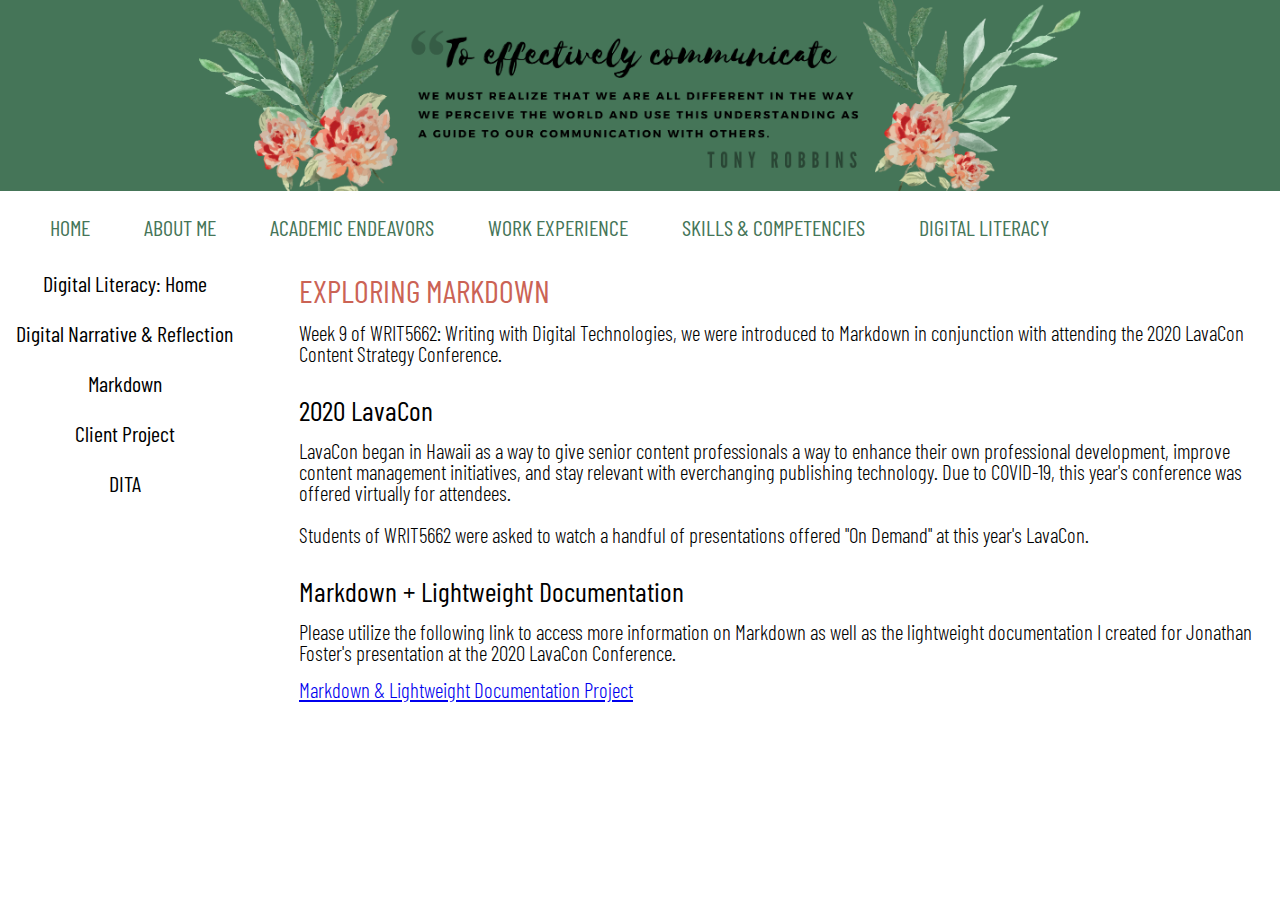
<file: markdown.html>
<!DOCTYPE html>
<html lang="en" dir="ltr">
  <head>
    <meta charset="utf-8">
    <link href="https://fonts.googleapis.com/css2?family=Barlow+Condensed:wght@100;200;300;400;500;600;700;800;900&display=swap" rel="stylesheet">
    <link rel="stylesheet" href="styles/digital-style.css">
    <title>Rorie Anders Portfolio</title>
  </head>

<header><p style="background-color: #457558"><img src="images/banner.png" alt="Tony Robbins Quote" class="banner"</p></header>

<div class="container">
  <nav>
<ul>
  <li><a href="index.html">HOME</a></li>
  <li><a href="about-me.html">ABOUT ME</a></li>
  <li><a href="academic-endeavors.html">ACADEMIC ENDEAVORS</a></li>
  <li><a href="work.html">WORK EXPERIENCE</a></li>
  <li><a href="skills-and-comp.html">SKILLS & COMPETENCIES</a></li>
  <li><a href="digital-literacy.html">DIGITAL LITERACY</a></li>
</ul>
  </nav>
</div>

<body>

<div><br />
<div class="subnav" style="padding-bottom: 300px;padding-right: 50px;">
    <nav>
        <ul2>
            <li2><a href="digital-literacy.html">Digital Literacy: Home</a></li2>
            <li2><a href="digital-narrative.html">Digital Narrative & Reflection</a></li2>
            <li2><a href="markdown.html">Markdown</a></li2>
            <li2><a href="client-project.html">Client Project</a></li2>
            <li2><a href="dita.html">DITA</a></li2>
        </ul2>
      </nav>
    </div>
</body>

<body>
  <br />
<h3 style="text-indent: 0px;">EXPLORING MARKDOWN</h3><br />
<p2>Week 9 of WRIT5662: Writing with Digital Technologies, we were introduced to Markdown in conjunction with attending the 2020 LavaCon Content Strategy Conference.</p2><br /><br />

<h3 style="text-indent: 0px; color: black; font-size: 28px">2020 LavaCon</h3><br />
<p2>LavaCon began in Hawaii as a way to give senior content professionals a way to enhance their own professional development, improve content management initiatives, and stay relevant with everchanging publishing technology. Due to COVID-19, this year's conference was offered virtually for attendees.<br /><br />Students of WRIT5662 were asked to watch a handful of presentations offered "On Demand" at this year's LavaCon.</p2><br /><br />

<h3 style="text-indent: 0px; color: black; font-size: 28px">Markdown + Lightweight Documentation</h3><br />
<p2>Please utilize the following link to access more information on Markdown as well as the lightweight documentation I created for Jonathan Foster's presentation at the 2020 LavaCon Conference.</p2><br />
<p2><a href="https://rorieanders.github.io/WRIT5662-LightweightDocumentation/">Markdown & Lightweight Documentation Project</a></p2>
<br />

</body>

</html>
</file>
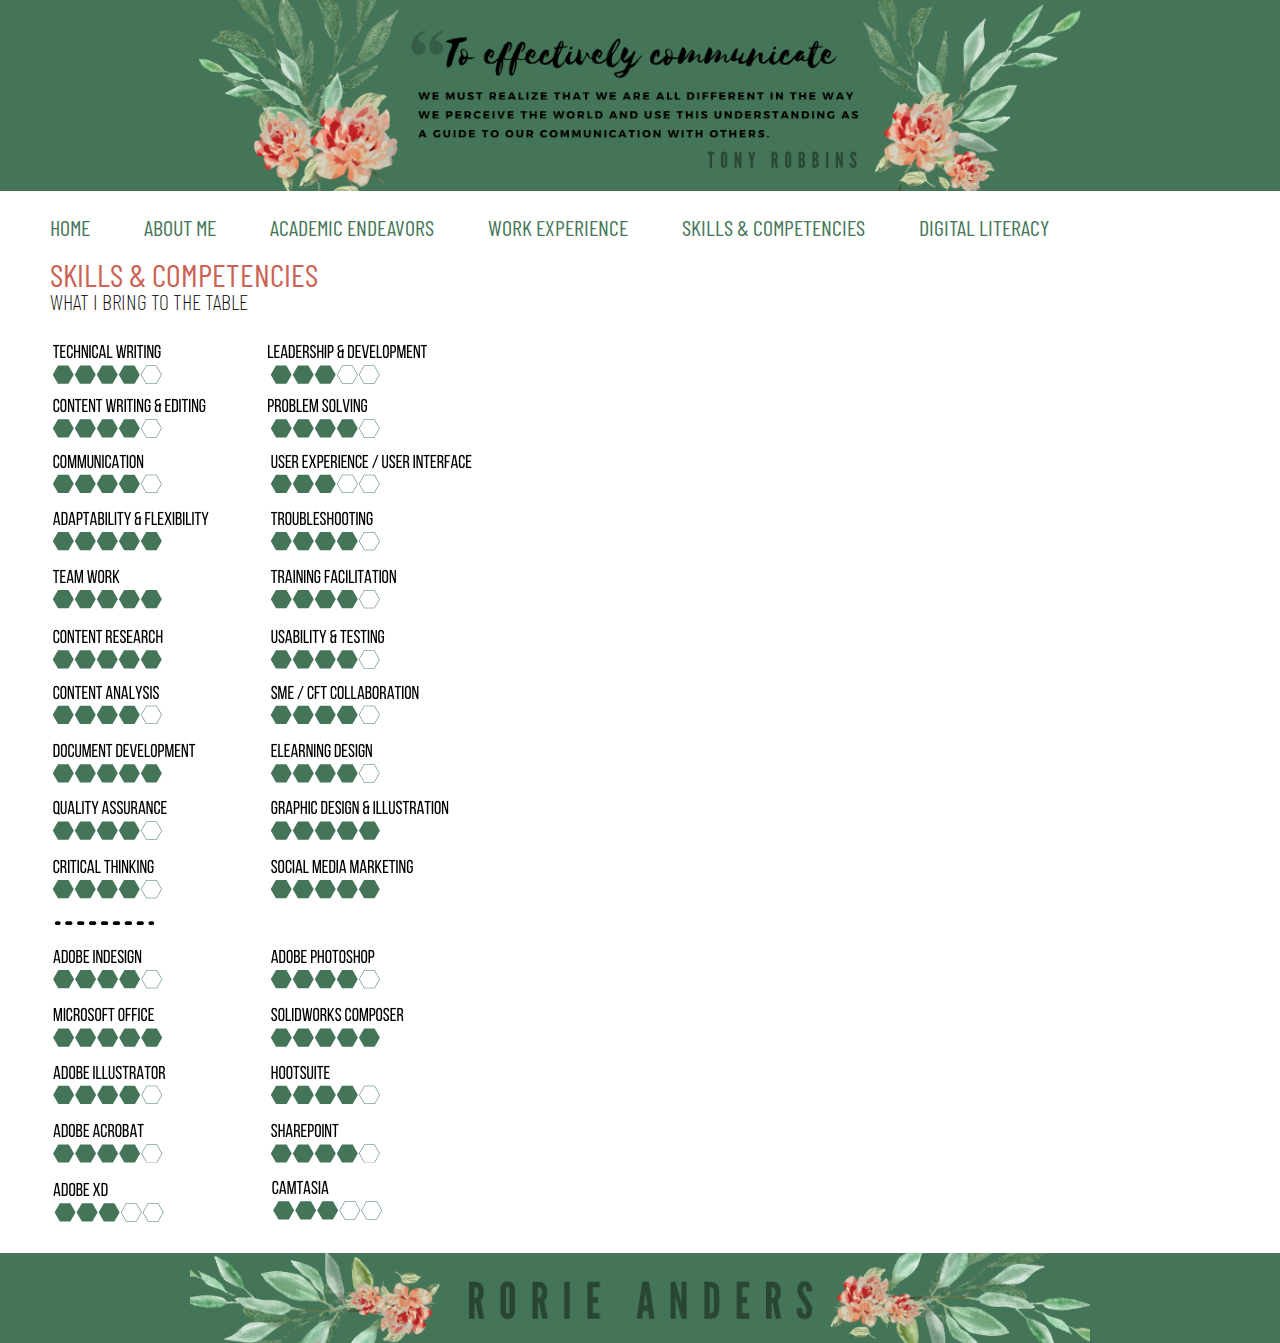
<file: skills-and-comp.html>
<!DOCTYPE html>
<html lang="en" dir="ltr">
  <head>
    <meta charset="utf-8">
      <link href="https://fonts.googleapis.com/css2?family=Barlow+Condensed:wght@100;200;300;400;500;600;700;800;900&display=swap" rel="stylesheet">
      <link rel="stylesheet" href="styles/style.css">
    <title>Rorie Anders Portfolio</title>
  </head>

<header><p style="background-color: #457558"><img src="images/banner.png" alt="Tony Robbins Quote" class="banner"</p></header>

<div class="container">
  <nav>
<ul>
  <li><a href="index.html">HOME</a></li>
  <li><a href="about-me.html">ABOUT ME</a></li>
  <li><a href="academic-endeavors.html">ACADEMIC ENDEAVORS</a></li>
  <li><a href="work.html">WORK EXPERIENCE</a></li>
  <li><a href="skills-and-comp.html">SKILLS & COMPETENCIES</a></li>
  <li><a href="digital-literacy.html">DIGITAL LITERACY</a></li>
</ul>
</nav>
</div>

<body>

<div><br />
  <h3>SKILLS & COMPETENCIES</h3>
  <h2 style="font-size: 22px;">WHAT I BRING TO THE TABLE</h2><br />

<img src="images/skills.png" alt="Skills List" class="skills">

</div><br />



<div class="footer"><p style="background-color: #457558"><img src="images/banner2.png" alt="Tony Robbins Quote" class="banner"</p></div>
  </body>
</html>
</file>
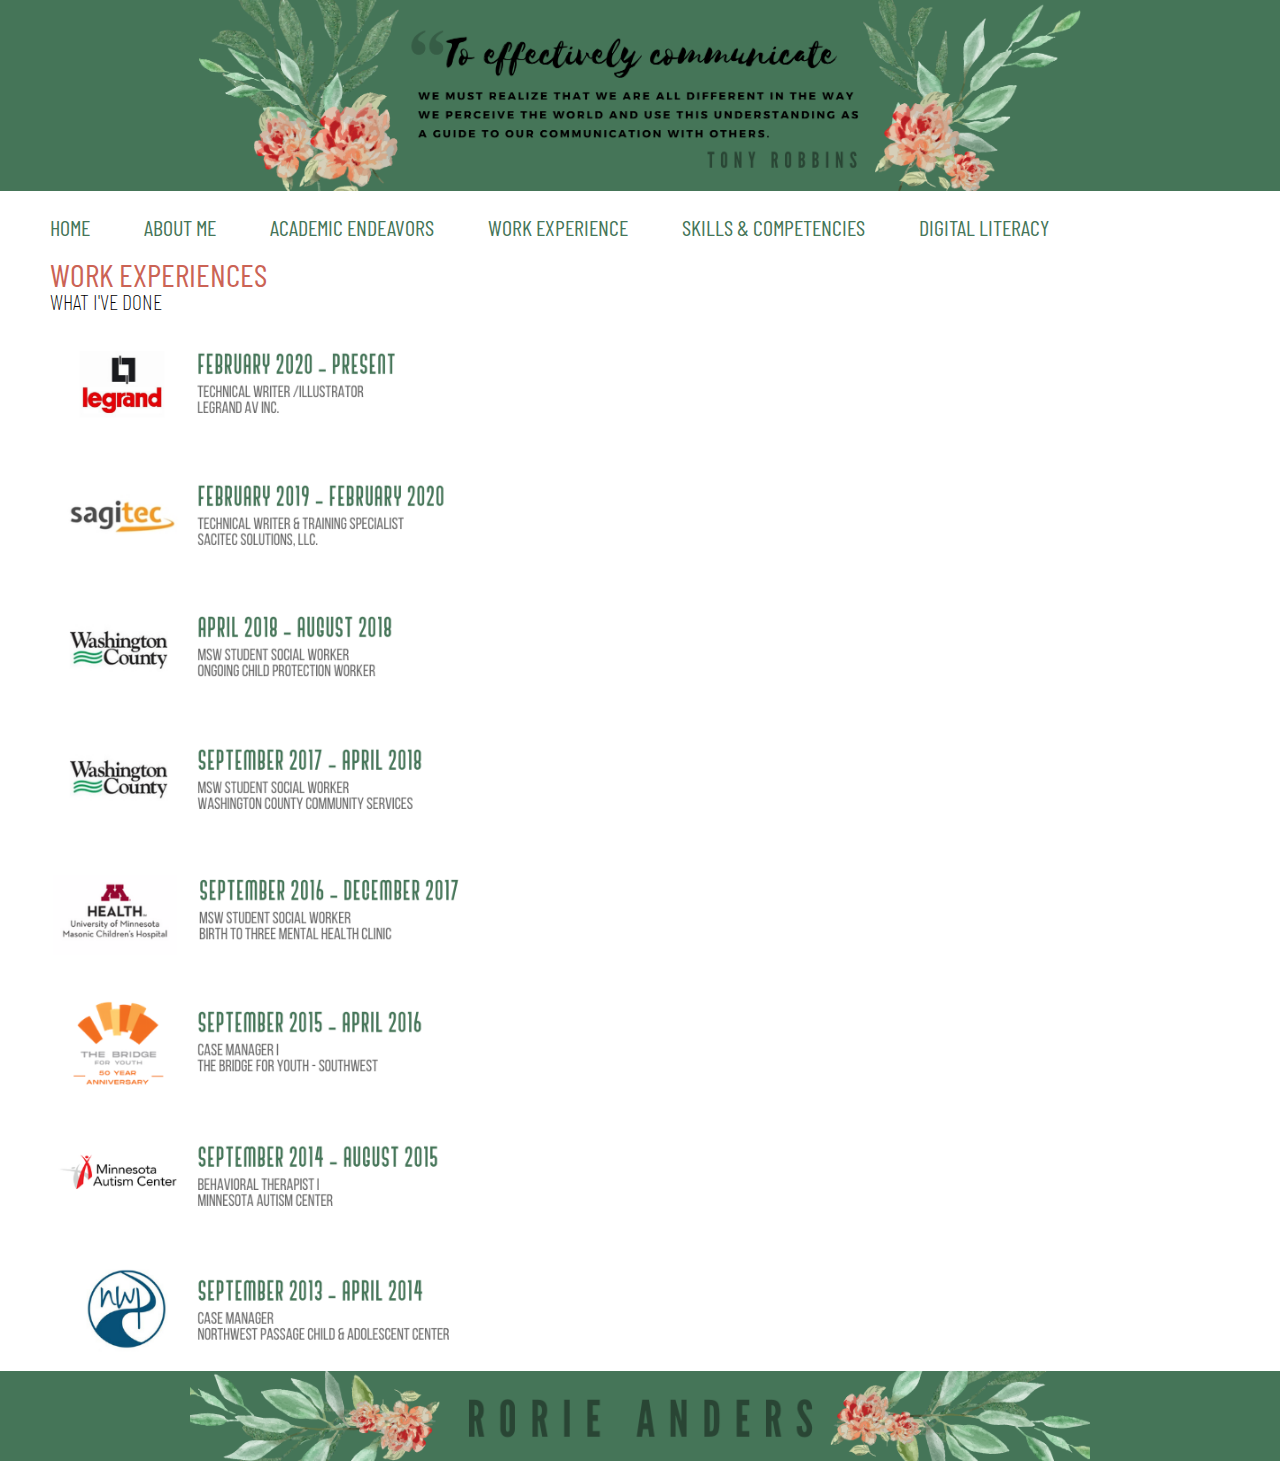
<file: work.html>
<!DOCTYPE html>
<html lang="en" dir="ltr">
  <head>
    <meta charset="utf-8">
      <link href="https://fonts.googleapis.com/css2?family=Barlow+Condensed:wght@100;200;300;400;500;600;700;800;900&display=swap" rel="stylesheet">
      <link rel="stylesheet" href="styles/style.css">
    <title>Rorie Anders Portfolio</title>
  </head>

<header><p style="background-color: #457558"><img src="images/banner.png" alt="Tony Robbins Quote" class="banner"</p></header>

<div class="container">
  <nav>
<ul>
  <li><a href="index.html">HOME</a></li>
  <li><a href="about-me.html">ABOUT ME</a></li>
  <li><a href="academic-endeavors.html">ACADEMIC ENDEAVORS</a></li>
  <li><a href="work.html">WORK EXPERIENCE</a></li>
  <li><a href="skills-and-comp.html">SKILLS & COMPETENCIES</a></li>
  <li><a href="digital-literacy.html">DIGITAL LITERACY</a></li>
</ul>


  </nav>

</div>

<body>
  <div><br />
  <h3>WORK EXPERIENCES</h3>
  <h2 style="font-size: 22px;">WHAT I'VE DONE</h2><br />

  <img src="images/work-experiences.png" alt="Work Experiences" class="work">
</div>
<div class="footer"><p style="background-color: #457558"><img src="images/banner2.png" alt="Rorie Anders" class="banner"</p></div>
  </body>
</html>
</file>
<file: styles/style.css>
html, body, div, span, object, iframe,
h1, h2, h3, h4, h5, h6, p, blockquote, pre,
abbr, address, cite, code,
del, dfn, em, img, ins, kbd, q, samp,
small, strong, sub, sup, var,
b, i,
dl, dt, dd, ol, ul, li,
fieldset, form, label, legend,
table, caption, tbody, tfoot, thead, tr, th, td,
article, aside, canvas, details, figcaption, figure,
footer, header, hgroup, menu, nav, section, summary,
time, mark, audio, video {
    margin:0;
    padding:0;
    border:0;
    outline:0;
    font-size:100%;
    vertical-align:baseline;
    background:transparent;
}

body {
    line-height:1;
}

article,aside,details,figcaption,figure,
footer,header,hgroup,menu,nav,section {
    display:block;
}

nav ul {
    list-style:none;
}

blockquote, q {
    quotes:none;
}

blockquote:before, blockquote:after,
q:before, q:after {
    content:'';
    content:none;
}

a {
    margin:0;
    padding:0;
    font-size:100%;
    vertical-align:baseline;
    background:transparent;
}

/* change colours to suit your needs */
ins {
    background-color:#ff9;
    color:#000;
    text-decoration:none;
}

/* change colours to suit your needs */
mark {
    background-color:#ff9;
    color:#000;
    font-style:italic;
    font-weight:bold;
}

del {
    text-decoration: line-through;
}

abbr[title], dfn[title] {
    border-bottom:1px dotted;
    cursor:help;
}

table {
    border-collapse:collapse;
    border-spacing:0;
}

/* change border colour to suit your needs */
hr {
    display:block;
    height:1px;
    border:0;
    border-top:1px solid #cccccc;
    margin:1em 0;
    padding:0;
}

input, select {
    vertical-align:middle;
}

h1 {
  font-family: 'Barlow Condensed', sans-serif;
  text-align: left;
  font-size: 80px;
  font-weight: 800;
  text-indent: 50px;
}

h2 {
  font-family: 'Barlow Condensed', sans-serif;
  text-align:left;
  font-size: 38px;
  font-weight:200;
  text-indent: 50px;
}

h3 {
  font-family: 'Barlow Condensed', sans-serif;
  text-align:left;
  font-size: 32px;
  font-weight:400;
  color: #cb6355;
  text-indent: 50px;
}

p {
  font-family: 'Barlow Condensed', sans-serif;
  text-align: left;
  font-size: 21px;
  font-weight: 300;
}

.banner {
  display: block;
  margin-left: auto;
  margin-right: auto;
  width: 900px;
  }

.footer {
  display: block;
  margin-left: auto;
    margin-right: auto;
  }

.container {
  display: inline-block;
}

nav {
  float: right;
}

nav ul {
  margin: 0;
  padding: 0;
  list-style: none;
}

nav li {
  display: inline-block;
  margin-left: 50px;
  padding-top: 25px;
}

nav a {
  font-family:  'Barlow Condensed', sans-serif;
  font-size: 22px;
  color: #457558;
  text-decoration: none;
}

nav a:hover {
  color: #cb6355;
}

.welcome {
  display: block;
  margin: 0;
  }

.photo {
margin-left: 2.4em;
margin-right: 2.4em;
width: 90%;
height: auto;
}

.work {
  margin-left: 2.4em;
  margin-right: 2.4em;
  width: 35%;
  height: auto;
}

.skills {
  margin-left: 2.4em;
  margin-right: 2.4em;
  width: 40%
  height: auto;
}

.headshot {
  margin-left: 3.4em;
  margin-right: 3.4em;
}
</file>
<file: styles/digital-style.css>
html, body, div, span, object, iframe,
h1, h2, h3, h4, h5, h6, p, blockquote, pre,
abbr, address, cite, code,
del, dfn, em, img, ins, kbd, q, samp,
small, strong, sub, sup, var,
b, i,
dl, dt, dd, ol, ul, li,
fieldset, form, label, legend,
table, caption, tbody, tfoot, thead, tr, th, td,
article, aside, canvas, details, figcaption, figure,
footer, header, hgroup, menu, nav, section, summary,
time, mark, audio, video {
    margin:0;
    padding:0;
    border:0;
    outline:0;
    font-size:100%;
    vertical-align:baseline;
    background:transparent;
}

body {
    line-height:1;
}

article,aside,details,figcaption,figure,
footer,header,hgroup,menu,nav,section {
    display:block;
}

nav ul {
    list-style:none;
}

blockquote, q {
    quotes:none;
}

blockquote:before, blockquote:after,
q:before, q:after {
    content:'';
    content:none;
}

a {
    margin:0;
    padding:0;
    font-size:100%;
    vertical-align:baseline;
    background:transparent;
}

/* change colours to suit your needs */
ins {
    background-color:#ff9;
    color:#000;
    text-decoration:none;
}

/* change colours to suit your needs */
mark {
    background-color:#ff9;
    color:#000;
    font-style:italic;
    font-weight:bold;
}

del {
    text-decoration: line-through;
}

abbr[title], dfn[title] {
    border-bottom:1px dotted;
    cursor:help;
}

table {
    border-collapse:collapse;
    border-spacing:0;
}

/* change border colour to suit your needs */
hr {
    display:block;
    height:1px;
    border:0;
    border-top:1px solid #cccccc;
    margin:1em 0;
    padding:0;
}

input, select {
    vertical-align:middle;
}

h1 {
  font-family: 'Barlow Condensed', sans-serif;
  text-align: left;
  font-size: 80px;
  font-weight: 800;
  text-indent: 50px;
}

h2 {
  font-family: 'Barlow Condensed', sans-serif;
  text-align:left;
  font-size: 38px;
  font-weight:200;
  text-indent: 50px;
}

h3 {
  font-family: 'Barlow Condensed', sans-serif;
  text-align:left;
  font-size: 32px;
  font-weight:400;
  color: #cb6355;
  text-indent: 50px;
}

p {
  font-family: 'Barlow Condensed', sans-serif;
  text-align: left;
  font-size: 21px;
  font-weight: 300;
}

.banner {
  display: block;
  margin-left: auto;
  margin-right: auto;
  width: 900px;
  }

.footer {
  display: block;
  margin-left: 0;
  margin-right: 0;
  }

.container {
  display: inline-block;
}

nav {
  float: right;
}

nav ul {
  display: inline-block;
  margin: 0px;
  padding: 0px;
  list-style: none;
}

nav li {
  display: inline-block;
  margin-left: 50px;
  padding-top: 25px;
}

nav a {
  font-family:  'Barlow Condensed', sans-serif;
  font-size: 22px;
  color: #457558;
  text-decoration: none;
}

nav a:hover {
  color: #cb6355;
}

.welcome {
  display: block;
  margin: 0;
  }

.photo {
margin-left: 2.4em;
margin-right: 2.4em;
width: 90%;
height: auto;
}

.work {
  margin-left: 2.4em;
  margin-right: 2.4em;
  width: 35%;
  height: auto;
}

.skills {
  margin-left: 2.4em;
  margin-right: 2.4em;
  width: 40%
  height: auto;
}

.headshot {
  margin-left: 3.4em;
  margin-right: 3.4em;
}

.subnav {
    display: inline-block;
    float: left;
    padding-bottom: 1000px;
    padding-right: 50px;
}

ul2 {
  font-family: 'Barlow Condensed', sans-serif;
  font-size: 22px;
  list-style-type: none;
  margin: 0;
  padding: 0;
  overflow: hidden;
  background-color: #CFCFCF;
}

li2 {
  float: center;
}

li2 a {
  display: block;
  color: black;
  text-align: center;
  padding: 14px 16px;
  text-decoration: none;
}

li2 a:hover {
  color: white;
  background-color: #457558;
}


.Twitterpost {
  margin-left: 2.4em;
  margin-right: 2.4em;
  max-width: 35%;
  height: auto;
}

p2 {
  font-family: 'Barlow Condensed', sans-serif;
  font-size: 21px;
  font-weight: 300;
  display: block;
}

.container2 {
  display: inline;
}

.PLN {
  display: inline-block;
  max-width: 50%;
}

.OldPLN {
  display: inline-block;
  max-width: 40%;
}

.Arrow {
  display: block;
  max-width: 3%;
}
</file>
